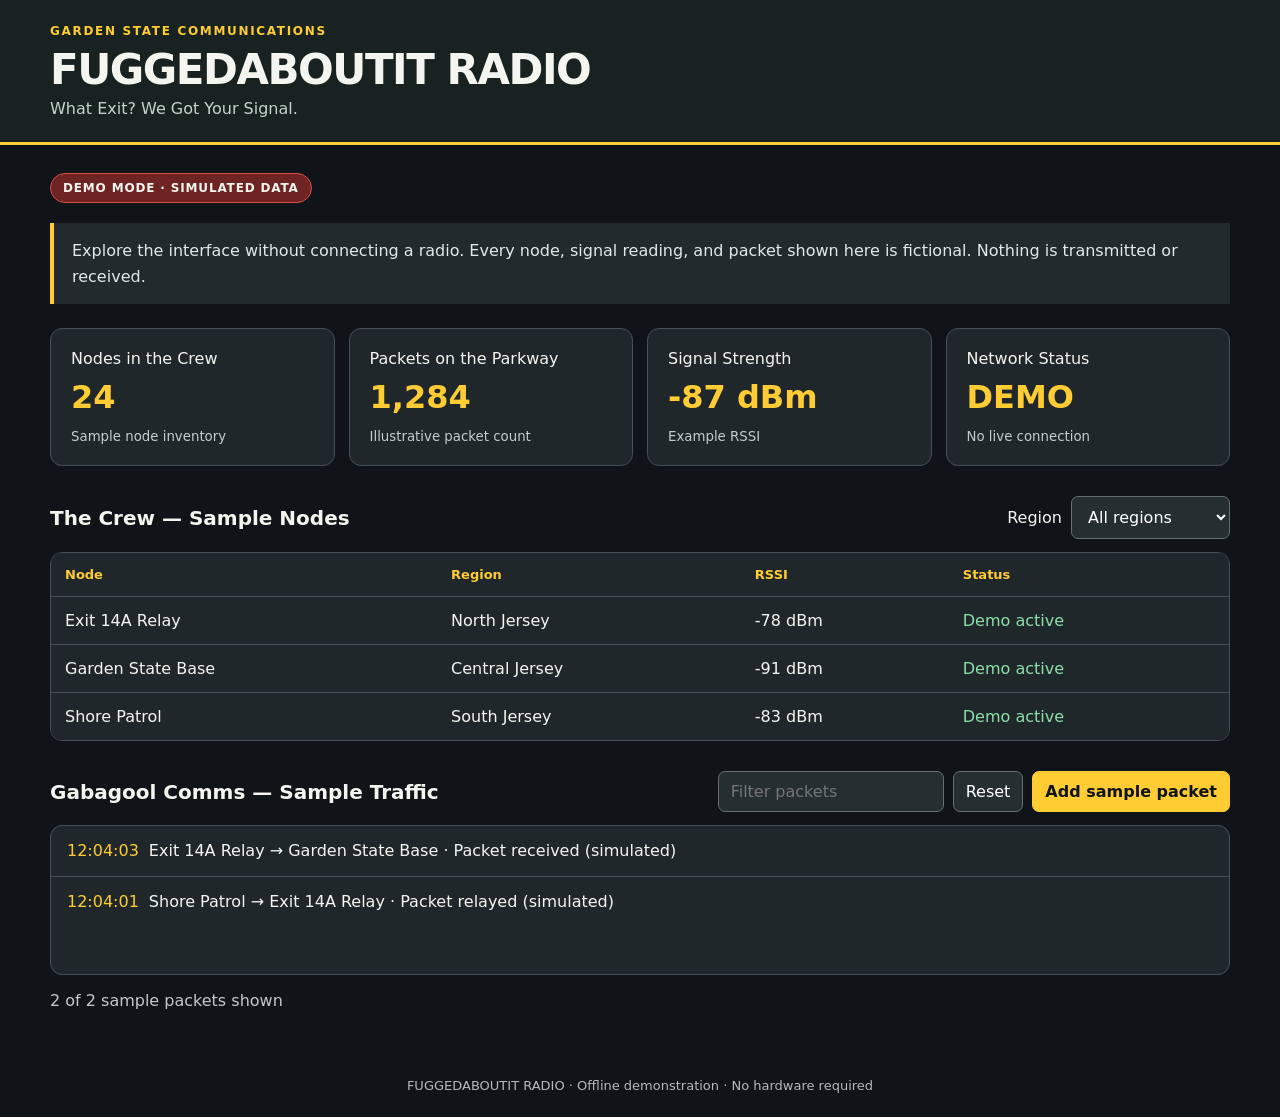
<file: public/demo.html>
<!doctype html>
<html lang="en"><head><meta charset="utf-8"><meta name="viewport" content="width=device-width,initial-scale=1">
<title>FUGGEDABOUTIT RADIO — Demo Mode</title>
<style>
:root{color-scheme:dark;font-family:system-ui,-apple-system,BlinkMacSystemFont,"Segoe UI",sans-serif;background:#101418;color:#f5f5f0}
*{box-sizing:border-box}body{margin:0;min-width:300px}button,input,select{font:inherit}
header{background:#182321;border-bottom:3px solid #ffcc33;padding:24px max(20px,calc((100vw - 1180px)/2))}
header .eyebrow{color:#ffcc33;letter-spacing:.14em;text-transform:uppercase;font-size:12px;font-weight:800}
h1{margin:7px 0 5px;font-size:clamp(26px,4vw,42px);letter-spacing:-.035em}header p{margin:0;color:#c3d5cb}
main{max-width:1220px;margin:auto;padding:28px 20px}.badge{background:#6f2424;border:1px solid #d84b4b;padding:7px 12px;border-radius:999px;font-weight:800;display:inline-block;font-size:12px;letter-spacing:.07em}
.banner{background:#222a2e;padding:15px 18px;border-left:4px solid #ffcc33;margin:20px 0 24px;line-height:1.6;color:#e4e8e6}
.grid{display:grid;grid-template-columns:repeat(auto-fit,minmax(200px,1fr));gap:14px}.card{background:#20272b;border:1px solid #455057;border-radius:12px;padding:20px}
.card strong{font-size:32px;color:#ffcc33;display:block;margin:10px 0}.card small{color:#c4cdcc}h2{font-size:20px;margin:0}
.section-head{display:flex;align-items:center;justify-content:space-between;gap:12px;margin:30px 0 13px;flex-wrap:wrap}
.controls{display:flex;align-items:center;gap:9px;flex-wrap:wrap}
button,select,input{border:1px solid #64706e;border-radius:7px;padding:10px 12px;background:#252f32;color:#fff}
button{cursor:pointer}button.primary{background:#ffcc33;color:#101418;border-color:#ffcc33;font-weight:800}
button:focus-visible,select:focus-visible,input:focus-visible{outline:3px solid #ffcc33;outline-offset:2px}
.table-wrap{overflow-x:auto;border:1px solid #455057;border-radius:12px}
table{width:100%;border-collapse:collapse;background:#20272b;min-width:550px}
th,td{text-align:left;padding:14px;border-bottom:1px solid #465157}th{color:#ffcc33;font-size:13px}
tr:last-child td{border-bottom:0}.status{color:#8ee0aa}.muted{color:#c0cac8}
#traffic{min-height:150px;max-height:310px;overflow:auto;padding:0}
.packet{padding:13px 16px;border-bottom:1px solid #455057;line-height:1.5}
.packet:last-child{border-bottom:0}.packet time{color:#ffcc33;margin-right:10px;font-variant-numeric:tabular-nums}
footer{padding:24px;text-align:center;color:#b3bbbd;font-size:13px}
@media(max-width:600px){main{padding:20px 14px}.card{padding:16px}.controls{width:100%}.controls input{flex:1;min-width:110px}}
</style></head><body>
<header><div class="eyebrow">Garden State Communications</div><h1>FUGGEDABOUTIT RADIO</h1><p>What Exit? We Got Your Signal.</p></header>
<main><span class="badge" id="demo-badge">DEMO MODE · SIMULATED DATA</span>
<div class="banner" role="note">Explore the interface without connecting a radio. Every node, signal reading, and packet shown here is fictional. Nothing is transmitted or received.</div>
<div class="grid" aria-label="Simulated network metrics">
<section class="card"><div>Nodes in the Crew</div><strong>24</strong><small>Sample node inventory</small></section>
<section class="card"><div>Packets on the Parkway</div><strong id="packet-count">1,284</strong><small>Illustrative packet count</small></section>
<section class="card"><div>Signal Strength</div><strong>-87 dBm</strong><small>Example RSSI</small></section>
<section class="card"><div>Network Status</div><strong class="status">DEMO</strong><small>No live connection</small></section>
</div>
<div class="section-head"><h2>The Crew — Sample Nodes</h2><div class="controls"><label for="region">Region</label><select id="region"><option value="all">All regions</option><option>North Jersey</option><option>Central Jersey</option><option>South Jersey</option></select></div></div>
<div class="table-wrap"><table><thead><tr><th>Node</th><th>Region</th><th>RSSI</th><th>Status</th></tr></thead><tbody id="nodes">
<tr data-region="North Jersey"><td>Exit 14A Relay</td><td>North Jersey</td><td>-78 dBm</td><td class="status">Demo active</td></tr>
<tr data-region="Central Jersey"><td>Garden State Base</td><td>Central Jersey</td><td>-91 dBm</td><td class="status">Demo active</td></tr>
<tr data-region="South Jersey"><td>Shore Patrol</td><td>South Jersey</td><td>-83 dBm</td><td class="status">Demo active</td></tr>
</tbody></table></div>
<div class="section-head"><h2>Gabagool Comms — Sample Traffic</h2><div class="controls">
<input id="search" type="search" placeholder="Filter packets" aria-label="Filter sample packets">
<button id="reset" type="button">Reset</button><button class="primary" id="next" type="button">Add sample packet</button>
</div></div>
<div class="card" id="traffic" role="log" aria-label="Simulated packet traffic" aria-live="polite"></div>
<p class="muted" id="visible-count" aria-live="polite"></p>
</main><footer>FUGGEDABOUTIT RADIO · Offline demonstration · No hardware required</footer>
<script>
(() => {
  'use strict';
  const initial = [
    {time:'12:04:03',from:'Exit 14A Relay',to:'Garden State Base',type:'Packet received'},
    {time:'12:04:01',from:'Shore Patrol',to:'Exit 14A Relay',type:'Packet relayed'}
  ];
  let packets = initial.map(p=>({...p}));
  let counter = 0;
  const traffic=document.getElementById('traffic');
  const search=document.getElementById('search');
  const count=document.getElementById('packet-count');
  const visible=document.getElementById('visible-count');
  function render(){
    const query=search.value.trim().toLowerCase();
    const matches=packets.filter(p=>[p.time,p.from,p.to,p.type].join(' ').toLowerCase().includes(query));
    traffic.replaceChildren();
    for(const p of matches){
      const row=document.createElement('div');row.className='packet';
      const time=document.createElement('time');time.textContent=p.time;
      row.append(time,document.createTextNode(p.from+' → '+p.to+' · '+p.type+' (simulated)'));
      traffic.append(row);
    }
    visible.textContent=matches.length+' of '+packets.length+' sample packets shown';
    count.textContent=(1284+counter).toLocaleString('en-US');
  }
  search.addEventListener('input',render);
  document.getElementById('region').addEventListener('change',e=>{
    for(const row of document.querySelectorAll('#nodes tr'))row.hidden=e.target.value!=='all'&&row.dataset.region!==e.target.value;
  });
  document.getElementById('next').addEventListener('click',()=>{
    counter++;
    const seconds=String(counter%60).padStart(2,'0');
    packets.unshift({time:'12:05:'+seconds,from:'Garden State Base',to:'Shore Patrol',type:'Sample packet #'+counter});
    render();
  });
  document.getElementById('reset').addEventListener('click',()=>{
    counter=0;packets=initial.map(p=>({...p}));search.value='';document.getElementById('region').value='all';
    for(const row of document.querySelectorAll('#nodes tr'))row.hidden=false;
    render();
  });
  render();
})();
</script></body></html>
</file>
